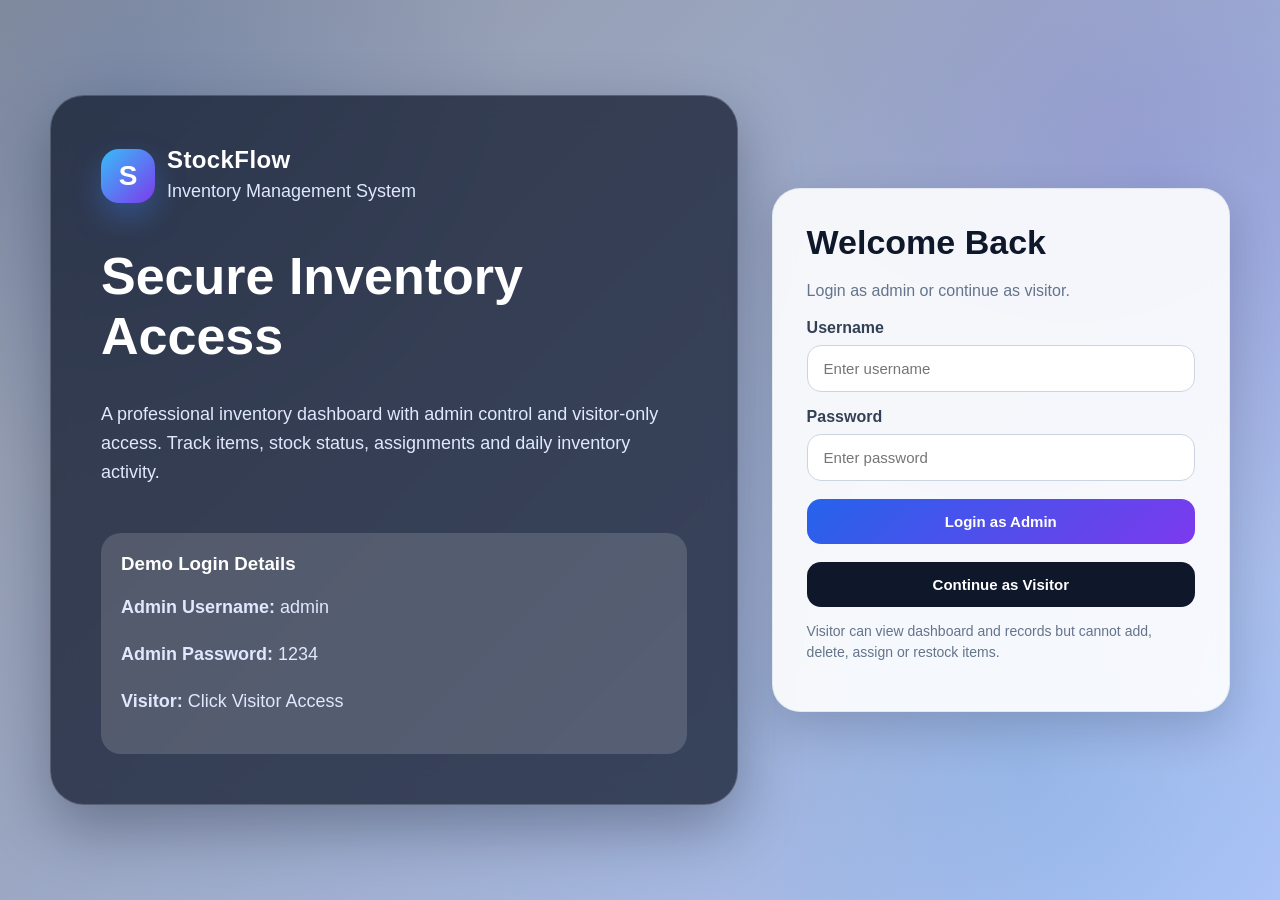
<file: index.html>
<!DOCTYPE html>
<html>
<head>
  <title>StockFlow Final | Inventory Management System</title>
  <link rel="stylesheet" href="style.css">
</head>
<body>

  <div class="appShell">
    
  <aside class="sidebar">
    <div class="brand">
      <div class="logo">S</div>
      <div>
        <h2>StockFlow</h2>
        <p>Inventory System</p>
      </div>
    </div>

    <a class="nav active" href="index.html">🏠 Dashboard</a>
    <a class="nav adminOnly " href="add.html">➕ Add Item</a>
    <a class="nav " href="books.html">📦 Inventory Records</a>
    <a class="nav adminOnly " href="issue.html">📤 Assign Item</a>
    <a class="nav adminOnly " href="return.html">📥 Restock Item</a>
    <a class="nav " href="about.html">ℹ️ About Project</a>

    <div class="sideCard accessCard">
      <h3 id="roleBox">User Access</h3>
      <p id="roleText">Checking login...</p>
      <button class="logoutBtn" onclick="logout()">Logout</button>
    </div>

    <div class="sideMini">
      <p>System Status</p>
      <h3>● Online</h3>
    </div>
  </aside>


    <main class="main">
      <div class="topbar">
        <div>
          <h1>Inventory Dashboard</h1>
          <p>Track stock, categories, quantity, assignments and inventory status.</p>
        </div>
        <div class="topActions">
          <a class="topBtn" href="about.html">About Project</a>
          <a class="topBtn" href="books.html">View Records</a>
        </div>
      </div>

      <section class="hero">
        <div>
          <span class="pill">Final Major Project Version</span>
          <h2>Smart Inventory Management System</h2>
          <p>
            A complete-looking inventory portal with login, admin/visitor access,
            quantity tracking, low stock alerts, category cards, activity log and printable reports.
          </p>
          <div class="actions">
            <a class="btn primary adminOnly" href="add.html">Add New Item</a>
            <a class="btn dark" href="books.html">Explore Inventory</a>
          </div>
        </div>

        <div class="heroRight">
          <div class="glassCard">
            <h3>Quick Menu</h3>
            <a class="adminOnly" href="add.html">➕ Add Item</a>
            <a href="books.html">🔎 Search Items</a>
            <a class="adminOnly" href="issue.html">📤 Assign Item</a>
            <a class="adminOnly" href="return.html">📥 Restock / Update Status</a>
          </div>
          <div class="heroMetric">
            <h3 id="profileName">User</h3>
            <p id="profileRole">Checking access...</p>
          </div>
        </div>
      </section>

      <section class="stats">
        <div class="statCard">
          <span>📦</span>
          <h2 id="totalItems">0</h2>
          <p>Total Items</p>
        </div>
        <div class="statCard">
          <span>✅</span>
          <h2 id="inStockItems">0</h2>
          <p>In Stock</p>
        </div>
        <div class="statCard">
          <span>📌</span>
          <h2 id="assignedItems">0</h2>
          <p>Assigned Items</p>
        </div>
        <div class="statCard">
          <span>⚠️</span>
          <h2 id="lowStockItems">0</h2>
          <p>Low Stock</p>
        </div>
      </section>

      <section>
        <div class="pageTitle" style="text-align:left;margin-top:26px;">
          <h1 style="font-size:28px;color:#1d4ed8;margin-bottom:6px;">Category Overview</h1>
          <p style="color:#64748b;">Auto-generated category cards based on inventory records.</p>
        </div>
        <div id="categoryCards" class="categoryGrid"></div>
      </section>

      <section class="quickGrid">
        <a class="quickTile adminOnly" href="add.html">
          <span>➕</span>
          <h3>Add Item</h3>
          <p>Create a new inventory record with supplier, category and quantity.</p>
        </a>
        <a class="quickTile" href="books.html">
          <span>🖨️</span>
          <h3>Print Report</h3>
          <p>Open records page and print the inventory report.</p>
        </a>
        <a class="quickTile adminOnly" href="issue.html">
          <span>📤</span>
          <h3>Assign</h3>
          <p>Assign usable items to employees or departments.</p>
        </a>
        <a class="quickTile adminOnly" href="return.html">
          <span>🛠️</span>
          <h3>Status Update</h3>
          <p>Restock items or mark them damaged/under maintenance.</p>
        </a>
      </section>

      <section class="sectionGrid">
        <div class="infoCard">
          <h3>Inventory Workflow</h3>
          <ul>
            <li>Admin logs in and manages all inventory operations.</li>
            <li>Items include item ID, name, supplier, category and quantity.</li>
            <li>Status can be In Stock, Low Stock, Assigned, Damaged or Under Maintenance.</li>
            <li>Visitors can only view dashboard and records.</li>
          </ul>
        </div>

        <div class="activityCard">
          <h3>Recent Activity</h3>
          <div id="activityList" class="timeline"></div>
        </div>
      </section>
    </main>
  </div>

  <div id="toast"></div>
  <script src="script.js"></script>
  <script>loadHomeStats();</script>
</body>
</html>
</file>
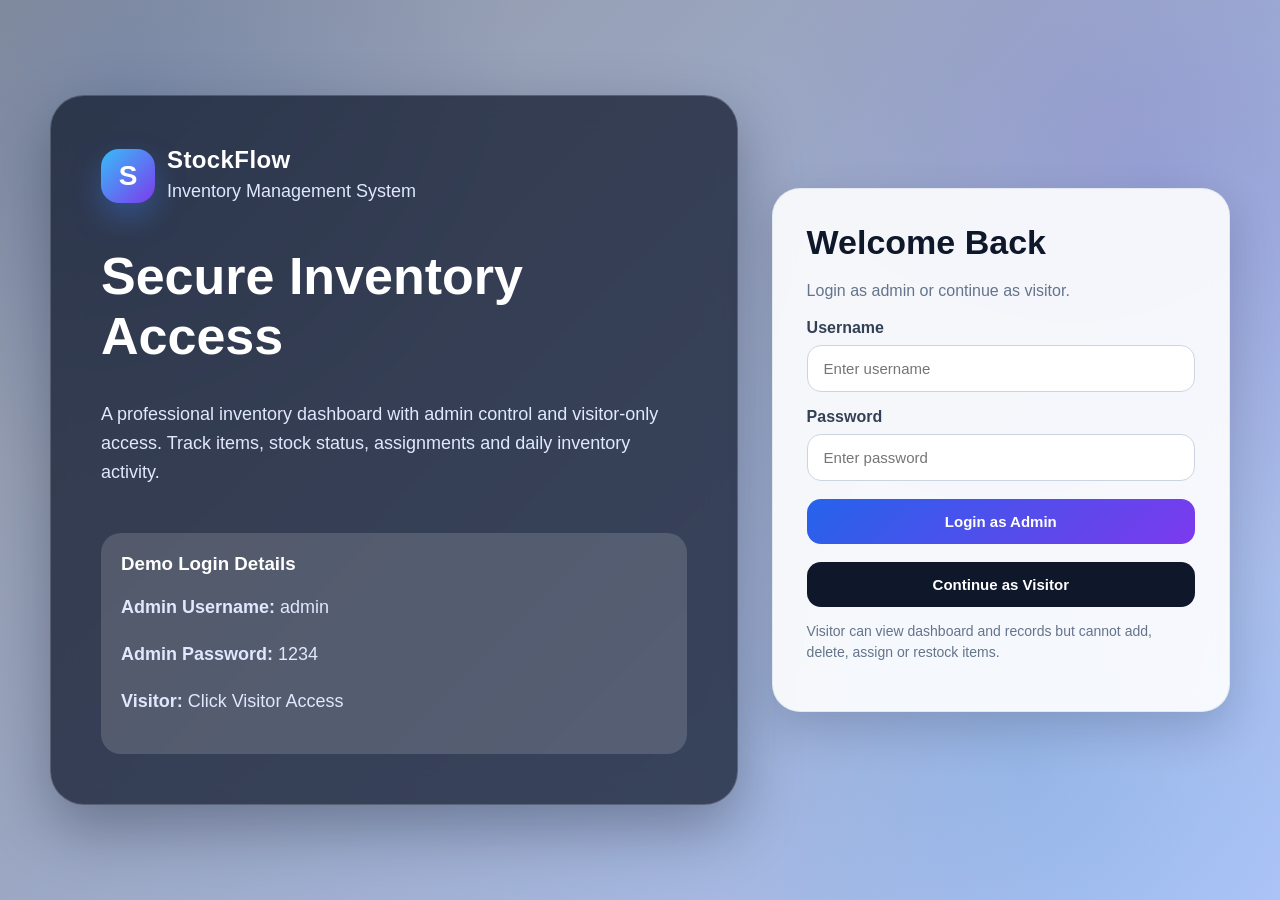
<file: about.html>
<!DOCTYPE html>
<html>
<head>
  <title>About Project | StockFlow</title>
  <link rel="stylesheet" href="style.css">
</head>
<body onload="requireLogin(); updateAccessUI();">
  <div class="appShell">
    
  <aside class="sidebar">
    <div class="brand">
      <div class="logo">S</div>
      <div>
        <h2>StockFlow</h2>
        <p>Inventory System</p>
      </div>
    </div>

    <a class="nav " href="index.html">🏠 Dashboard</a>
    <a class="nav adminOnly " href="add.html">➕ Add Item</a>
    <a class="nav " href="books.html">📦 Inventory Records</a>
    <a class="nav adminOnly " href="issue.html">📤 Assign Item</a>
    <a class="nav adminOnly " href="return.html">📥 Restock Item</a>
    <a class="nav active" href="about.html">ℹ️ About Project</a>

    <div class="sideCard accessCard">
      <h3 id="roleBox">User Access</h3>
      <p id="roleText">Checking login...</p>
      <button class="logoutBtn" onclick="logout()">Logout</button>
    </div>

    <div class="sideMini">
      <p>System Status</p>
      <h3>● Online</h3>
    </div>
  </aside>


    <main class="main">
      <div class="topbar">
        <div>
          <h1>About Project</h1>
          <p>Project objective, modules, technology and future scope.</p>
        </div>
        <a class="topBtn" href="index.html">Dashboard</a>
      </div>

      <section class="aboutHero">
        <span class="pill">BCA Major Project</span>
        <h2>StockFlow — Inventory Management System</h2>
        <p>
          StockFlow is a simple and professional inventory management website made using
          HTML, CSS and JavaScript. It helps manage item records, stock quantity,
          item status, assignments and reports with admin and visitor access.
        </p>
      </section>

      <section class="aboutGrid">
        <div class="aboutBox">
          <h3>Objective</h3>
          <ul>
            <li>To reduce manual inventory register work.</li>
            <li>To manage item records digitally.</li>
            <li>To provide admin and visitor level access.</li>
            <li>To track quantity, status and item assignment.</li>
          </ul>
        </div>

        <div class="aboutBox">
          <h3>Technology Used</h3>
          <ul>
            <li>HTML for webpage structure.</li>
            <li>CSS for professional UI design.</li>
            <li>JavaScript for functionality.</li>
            <li>localStorage for browser data storage.</li>
          </ul>
        </div>

        <div class="aboutBox">
          <h3>Main Modules</h3>
          <ul>
            <li>Login Module</li>
            <li>Dashboard Module</li>
            <li>Add Item Module</li>
            <li>Inventory Records Module</li>
            <li>Assign / Restock Module</li>
            <li>Print Report Module</li>
          </ul>
        </div>

        <div class="aboutBox">
          <h3>Features</h3>
          <ul>
            <li>Admin and visitor access.</li>
            <li>Quantity tracking.</li>
            <li>Low stock indicator.</li>
            <li>Category overview cards.</li>
            <li>Activity log.</li>
            <li>Printable inventory report.</li>
          </ul>
        </div>

        <div class="aboutBox">
          <h3>Future Scope</h3>
          <ul>
            <li>Backend authentication.</li>
            <li>Database integration.</li>
            <li>Supplier management.</li>
            <li>Purchase and sales records.</li>
            <li>PDF report generation.</li>
          </ul>
        </div>
      </section>
    </main>
  </div>

  <div id="toast"></div>
  <script src="script.js"></script>
</body>
</html>
</file>
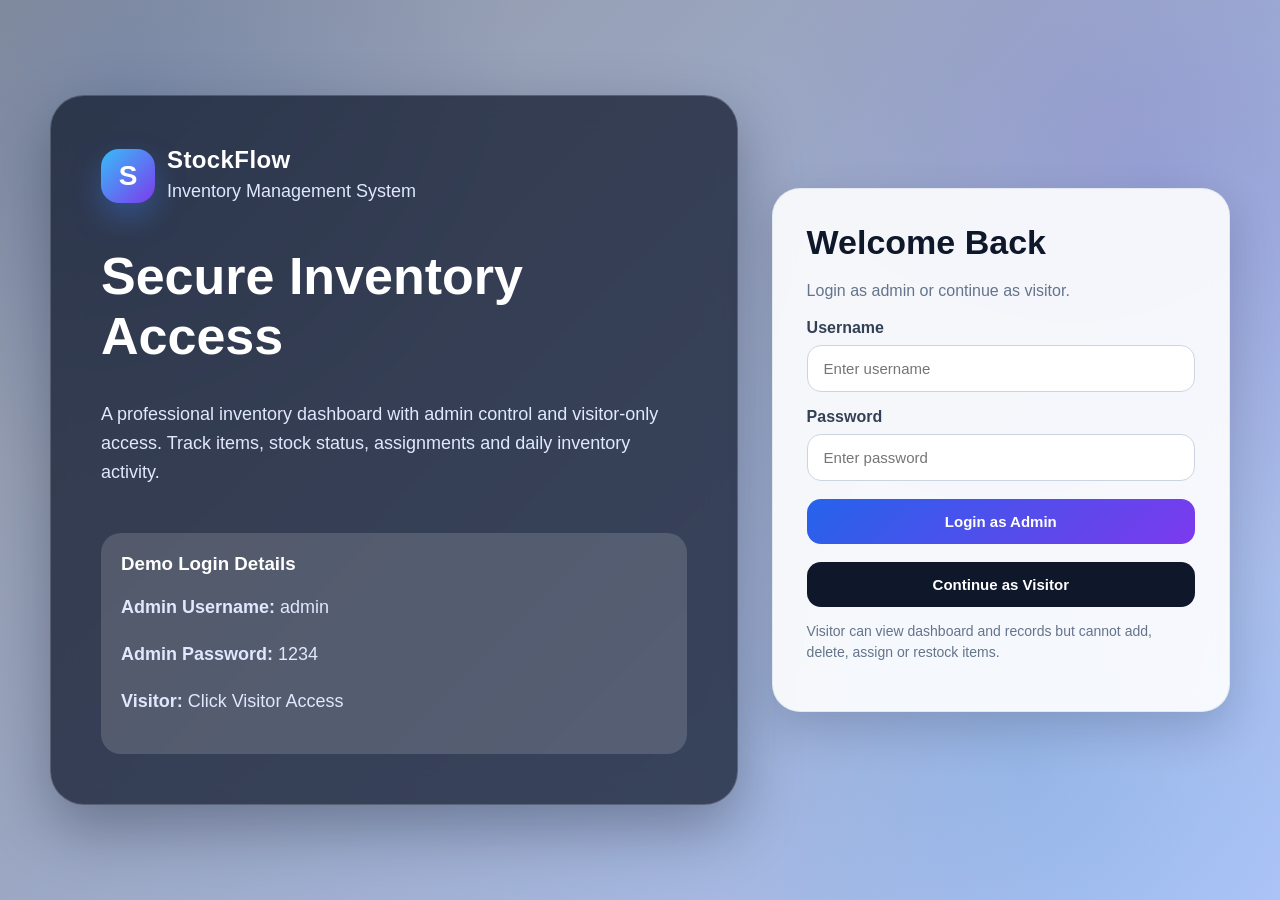
<file: add.html>
<!DOCTYPE html>
<html>
<head>
  <title>Add Item | StockFlow</title>
  <link rel="stylesheet" href="style.css">
</head>
<body onload="requireAdmin(); updateAccessUI();">
  <div class="appShell">
    
  <aside class="sidebar">
    <div class="brand">
      <div class="logo">S</div>
      <div>
        <h2>StockFlow</h2>
        <p>Inventory System</p>
      </div>
    </div>

    <a class="nav " href="index.html">🏠 Dashboard</a>
    <a class="nav adminOnly active" href="add.html">➕ Add Item</a>
    <a class="nav " href="books.html">📦 Inventory Records</a>
    <a class="nav adminOnly " href="issue.html">📤 Assign Item</a>
    <a class="nav adminOnly " href="return.html">📥 Restock Item</a>
    <a class="nav " href="about.html">ℹ️ About Project</a>

    <div class="sideCard accessCard">
      <h3 id="roleBox">User Access</h3>
      <p id="roleText">Checking login...</p>
      <button class="logoutBtn" onclick="logout()">Logout</button>
    </div>

    <div class="sideMini">
      <p>System Status</p>
      <h3>● Online</h3>
    </div>
  </aside>


    <main class="main">
      <div class="topbar">
        <div>
          <h1>Add Inventory Item</h1>
          <p>Create a new record with supplier, category and quantity.</p>
        </div>
        <a class="topBtn" href="books.html">View Items</a>
      </div>

      <div class="formLayout">
        <div class="formBox">
          <div class="formIcon">➕</div>
          <h2>Add New Item</h2>
          <p class="muted">Fill all details carefully. Item ID must be unique.</p>

          <label>Item ID</label>
          <input id="itemId" placeholder="Example: I107">

          <label>Item Name</label>
          <input id="itemName" placeholder="Example: Printer, Monitor, Router">

          <label>Supplier Name</label>
          <input id="supplier" placeholder="Example: HP, Dell, Logitech">

          <label>Category</label>
          <input id="category" placeholder="Example: Electronics">

          <label>Quantity</label>
          <input id="quantity" type="number" min="0" placeholder="Example: 10">

          <button onclick="addItem()">Add Item</button>
        </div>

        <div class="previewCard">
          <div class="previewImage"></div>
          <h3>Admin Item Entry</h3>
          <p>This module adds new inventory items. Status is automatically decided using quantity.</p>
          <div class="miniList">
            <span>Quantity 0-3 → Low Stock</span>
            <span>Quantity above 3 → In Stock</span>
            <span>Category cards update automatically</span>
            <span>Activity log is updated</span>
          </div>
        </div>
      </div>

      <section class="featureStrip">
        <div class="featureBox">
          <h3>Quantity Tracking</h3>
          <p>Every inventory item now has a quantity field.</p>
        </div>
        <div class="featureBox">
          <h3>Auto Status</h3>
          <p>The system automatically marks low stock based on quantity.</p>
        </div>
        <div class="featureBox">
          <h3>Activity Log</h3>
          <p>Adding an item creates an activity record.</p>
        </div>
      </section>
    </main>
  </div>

  <div id="toast"></div>
  <script src="script.js"></script>
</body>
</html>
</file>
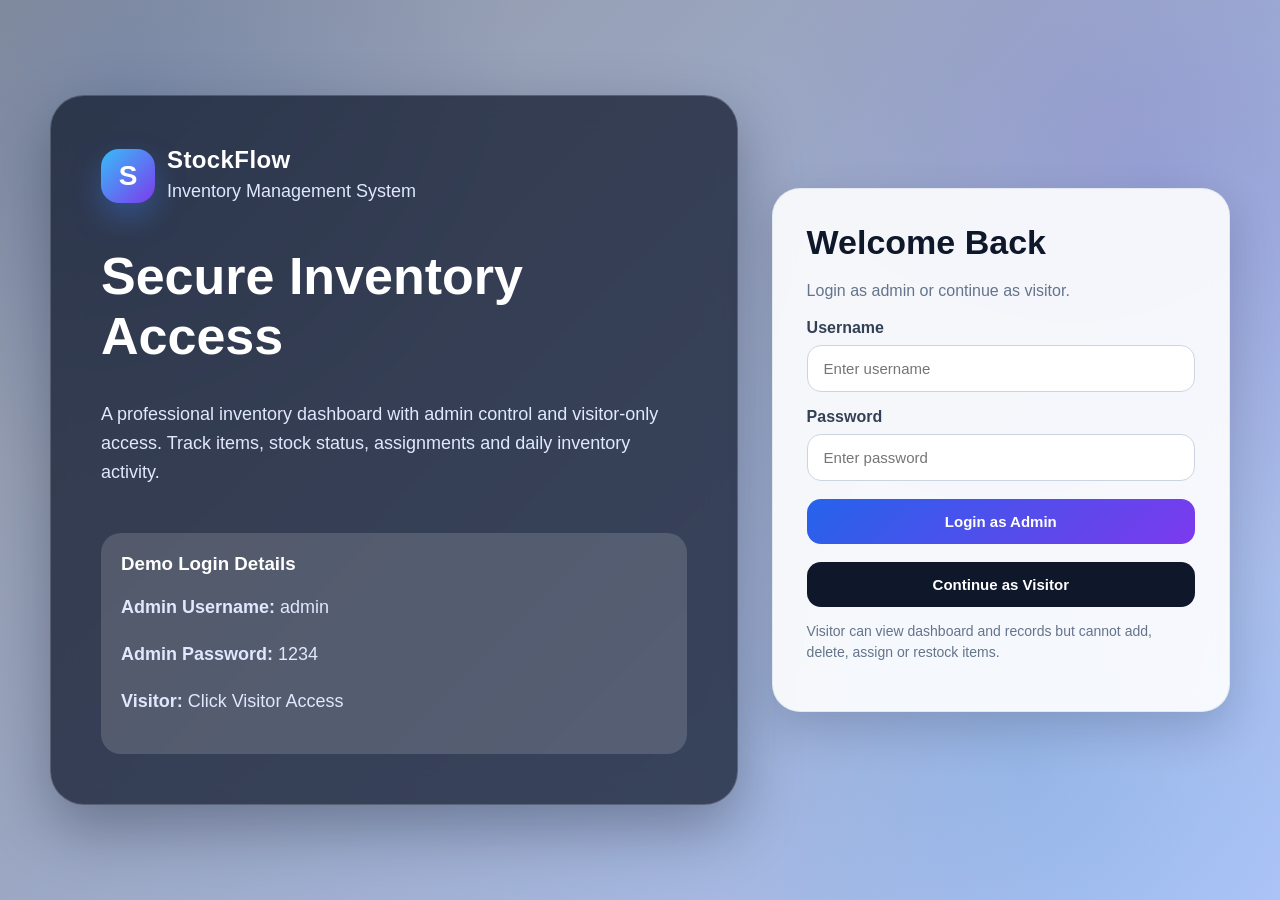
<file: books.html>
<!DOCTYPE html>
<html>
<head>
  <title>Inventory Records | StockFlow</title>
  <link rel="stylesheet" href="style.css">
</head>
<body onload="showItems()">
  <div class="appShell">
    
  <aside class="sidebar">
    <div class="brand">
      <div class="logo">S</div>
      <div>
        <h2>StockFlow</h2>
        <p>Inventory System</p>
      </div>
    </div>

    <a class="nav " href="index.html">🏠 Dashboard</a>
    <a class="nav adminOnly " href="add.html">➕ Add Item</a>
    <a class="nav active" href="books.html">📦 Inventory Records</a>
    <a class="nav adminOnly " href="issue.html">📤 Assign Item</a>
    <a class="nav adminOnly " href="return.html">📥 Restock Item</a>
    <a class="nav " href="about.html">ℹ️ About Project</a>

    <div class="sideCard accessCard">
      <h3 id="roleBox">User Access</h3>
      <p id="roleText">Checking login...</p>
      <button class="logoutBtn" onclick="logout()">Logout</button>
    </div>

    <div class="sideMini">
      <p>System Status</p>
      <h3>● Online</h3>
    </div>
  </aside>


    <main class="main">
      <div class="topbar">
        <div>
          <h1>Inventory Records</h1>
          <p>Search, filter, print and monitor all inventory items.</p>
        </div>
        <div class="topActions">
          <a class="topBtn adminOnly" href="add.html">Add Item</a>
          <button class="topBtn printBtn" onclick="printReport()" style="width:auto;margin-top:0;">Print Report</button>
        </div>
      </div>

      <div class="recordStats">
        <div><b id="pageTotal">0</b><span>Total</span></div>
        <div><b id="pageInStock">0</b><span>In Stock</span></div>
        <div><b id="pageAssigned">0</b><span>Assigned</span></div>
        <div><b id="pageLowStock">0</b><span>Low Stock</span></div>
      </div>

      <div class="toolbar">
        <input id="search" placeholder="Search by ID, item name, supplier, category or status..." onkeyup="showItems()">
        <select id="filterStatus" onchange="showItems()">
          <option value="All">All Items</option>
          <option value="In Stock">In Stock</option>
          <option value="Low Stock">Low Stock</option>
          <option value="Assigned">Assigned</option>
          <option value="Under Maintenance">Under Maintenance</option>
          <option value="Damaged">Damaged</option>
        </select>
        <button id="resetButton" class="darkButton" onclick="resetItems()">Reset Data</button>
      </div>

      <div class="tableCard">
        <table>
          <thead>
            <tr>
              <th>Item ID</th>
              <th>Item Name</th>
              <th>Supplier</th>
              <th>Category</th>
              <th>Qty</th>
              <th>Status</th>
              <th>Assigned To</th>
              <th>Action</th>
            </tr>
          </thead>
          <tbody id="itemTable"></tbody>
        </table>

        <p id="emptyMessage" class="empty"></p>
      </div>

      <section class="featureStrip">
        <div class="featureBox">
          <h3>Printable Report</h3>
          <p>Click Print Report to generate a simple inventory printout.</p>
        </div>
        <div class="featureBox">
          <h3>Advanced Status</h3>
          <p>Items can be In Stock, Low Stock, Assigned, Damaged or Under Maintenance.</p>
        </div>
        <div class="featureBox">
          <h3>Visitor Mode</h3>
          <p>Visitors can search and filter, but cannot modify records.</p>
        </div>
      </section>
    </main>
  </div>

  <div id="toast"></div>
  <script src="script.js"></script>
</body>
</html>
</file>
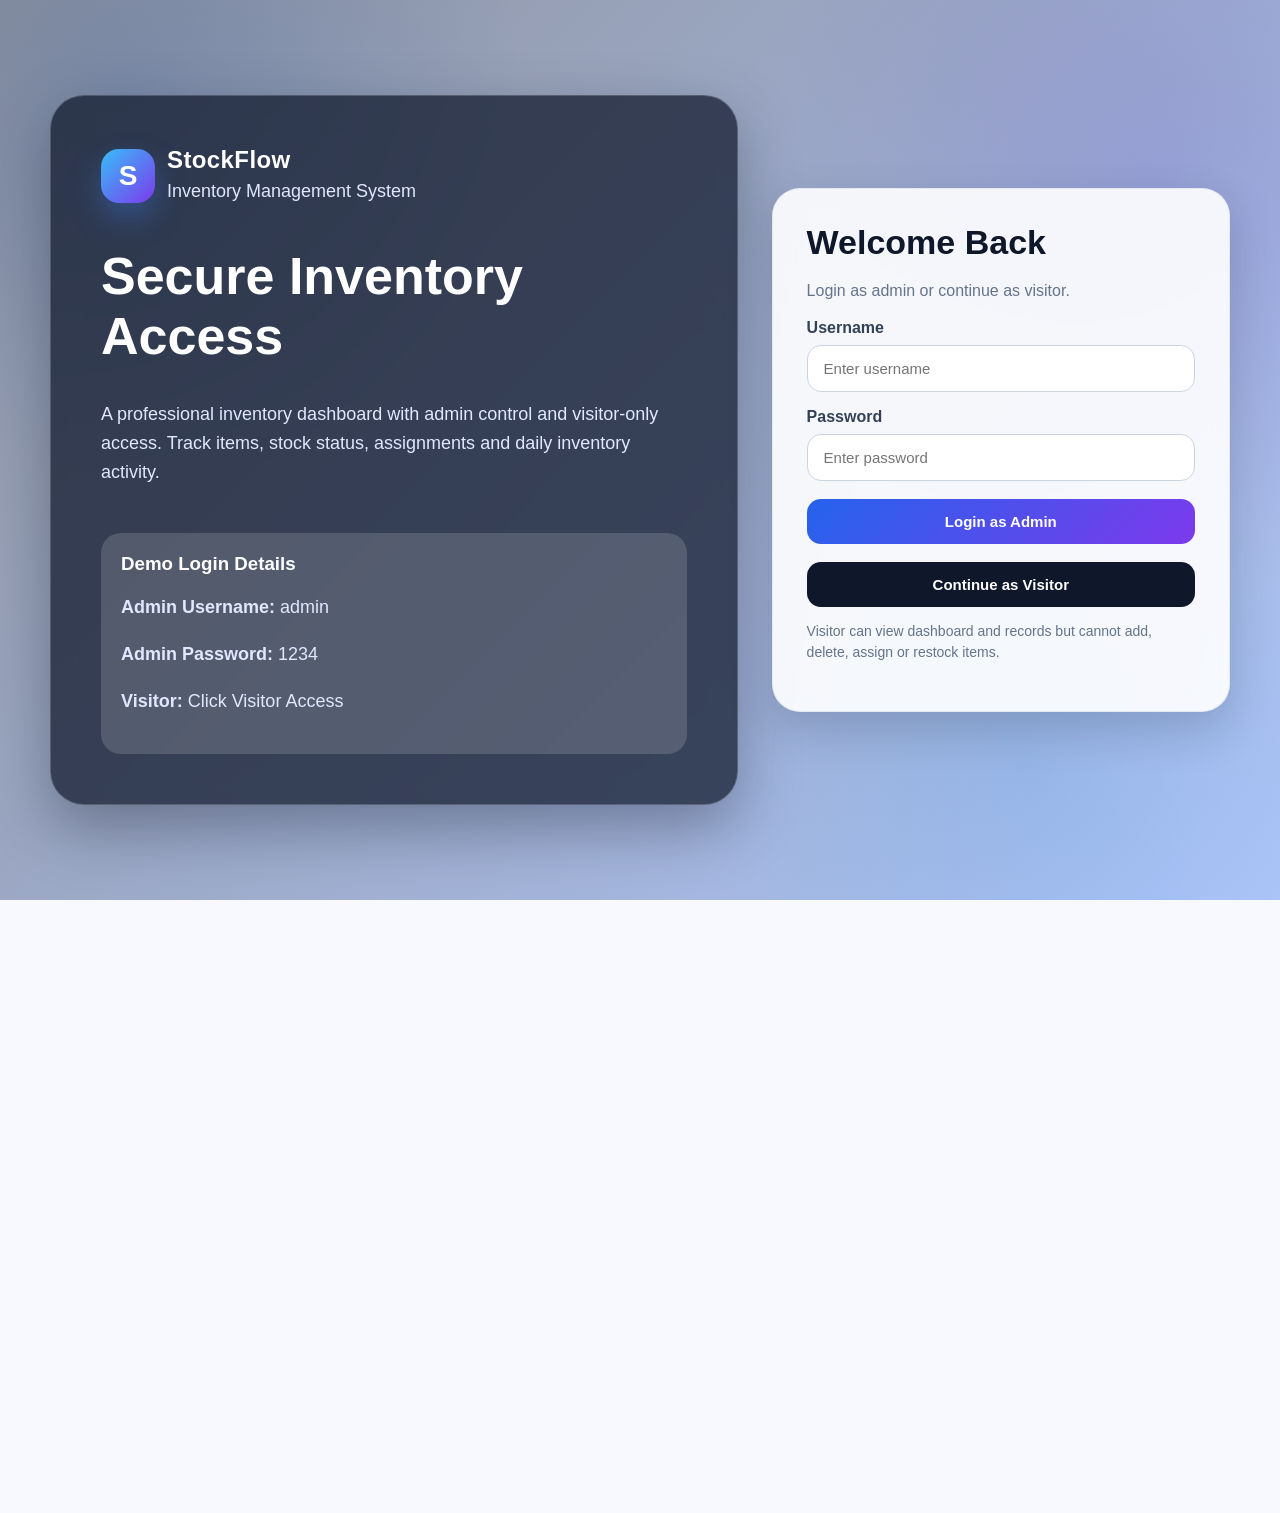
<file: issue.html>
<!DOCTYPE html>
<html>
<head>
  <title>Assign Item | StockFlow</title>
  <link rel="stylesheet" href="style.css">
</head>
<body onload="requireAdmin(); updateAccessUI();">
  <div class="appShell">
    
  <aside class="sidebar">
    <div class="brand">
      <div class="logo">S</div>
      <div>
        <h2>StockFlow</h2>
        <p>Inventory System</p>
      </div>
    </div>

    <a class="nav " href="index.html">🏠 Dashboard</a>
    <a class="nav adminOnly " href="add.html">➕ Add Item</a>
    <a class="nav " href="books.html">📦 Inventory Records</a>
    <a class="nav adminOnly active" href="issue.html">📤 Assign Item</a>
    <a class="nav adminOnly " href="return.html">📥 Restock Item</a>
    <a class="nav " href="about.html">ℹ️ About Project</a>

    <div class="sideCard accessCard">
      <h3 id="roleBox">User Access</h3>
      <p id="roleText">Checking login...</p>
      <button class="logoutBtn" onclick="logout()">Logout</button>
    </div>

    <div class="sideMini">
      <p>System Status</p>
      <h3>● Online</h3>
    </div>
  </aside>


    <main class="main">
      <div class="topbar">
        <div>
          <h1>Assign Item</h1>
          <p>Assign a usable in-stock item to an employee or department.</p>
        </div>
        <a class="topBtn" href="books.html">Check Stock</a>
      </div>

      <div class="formLayout">
        <div class="formBox">
          <div class="formIcon">📤</div>
          <h2>Assign Inventory Item</h2>
          <p class="muted">Damaged or maintenance items cannot be assigned.</p>

          <label>Item ID</label>
          <input id="assignItemId" placeholder="Example: I101">

          <label>Employee Name</label>
          <input id="employeeName" placeholder="Enter employee name">

          <label>Department</label>
          <input id="department" placeholder="Example: IT Department">

          <button onclick="assignItem()">Assign Item</button>
        </div>

        <div class="previewCard">
          <div class="previewImage assignImage"></div>
          <h3>Assignment Rules</h3>
          <p>The system checks whether the item exists and is usable before assignment.</p>
          <div class="miniList">
            <span>Item must exist</span>
            <span>Item should not be damaged</span>
            <span>Maintenance items blocked</span>
            <span>Activity log is updated</span>
          </div>
        </div>
      </div>
    </main>
  </div>

  <div id="toast"></div>
  <script src="script.js"></script>
</body>
</html>
</file>
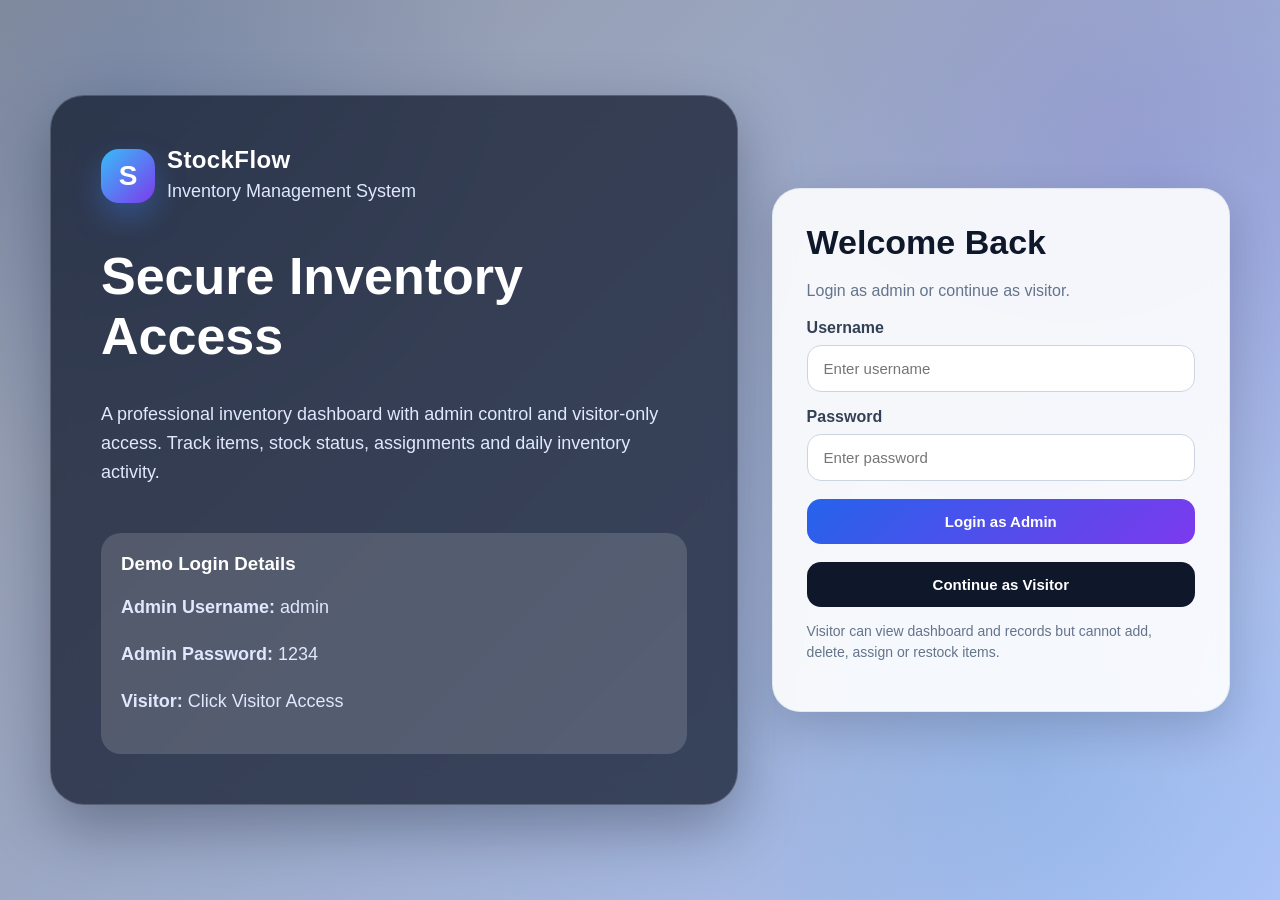
<file: login.html>
<!DOCTYPE html>
<html>
<head>
  <title>Login | StockFlow</title>
  <link rel="stylesheet" href="style.css">
</head>
<body>

  <div class="loginPage">
    <div class="loginLeft">
      <div class="brand loginBrand">
        <div class="logo">S</div>
        <div>
          <h2>StockFlow</h2>
          <p>Inventory Management System</p>
        </div>
      </div>

      <h1>Secure Inventory Access</h1>
      <p>
        A professional inventory dashboard with admin control and visitor-only access.
        Track items, stock status, assignments and daily inventory activity.
      </p>

      <div class="loginInfo">
        <h3>Demo Login Details</h3>
        <p><b>Admin Username:</b> admin</p>
        <p><b>Admin Password:</b> 1234</p>
        <p><b>Visitor:</b> Click Visitor Access</p>
      </div>
    </div>

    <div class="loginCard">
      <h2>Welcome Back</h2>
      <p class="muted">Login as admin or continue as visitor.</p>

      <label>Username</label>
      <input id="username" placeholder="Enter username">

      <label>Password</label>
      <input id="password" type="password" placeholder="Enter password">

      <button onclick="adminLogin()">Login as Admin</button>
      <button class="visitorBtn" onclick="visitorLogin()">Continue as Visitor</button>

      <p class="loginNote">
        Visitor can view dashboard and records but cannot add, delete, assign or restock items.
      </p>
    </div>
  </div>

  <div id="toast"></div>
  <script src="script.js"></script>
</body>
</html>
</file>
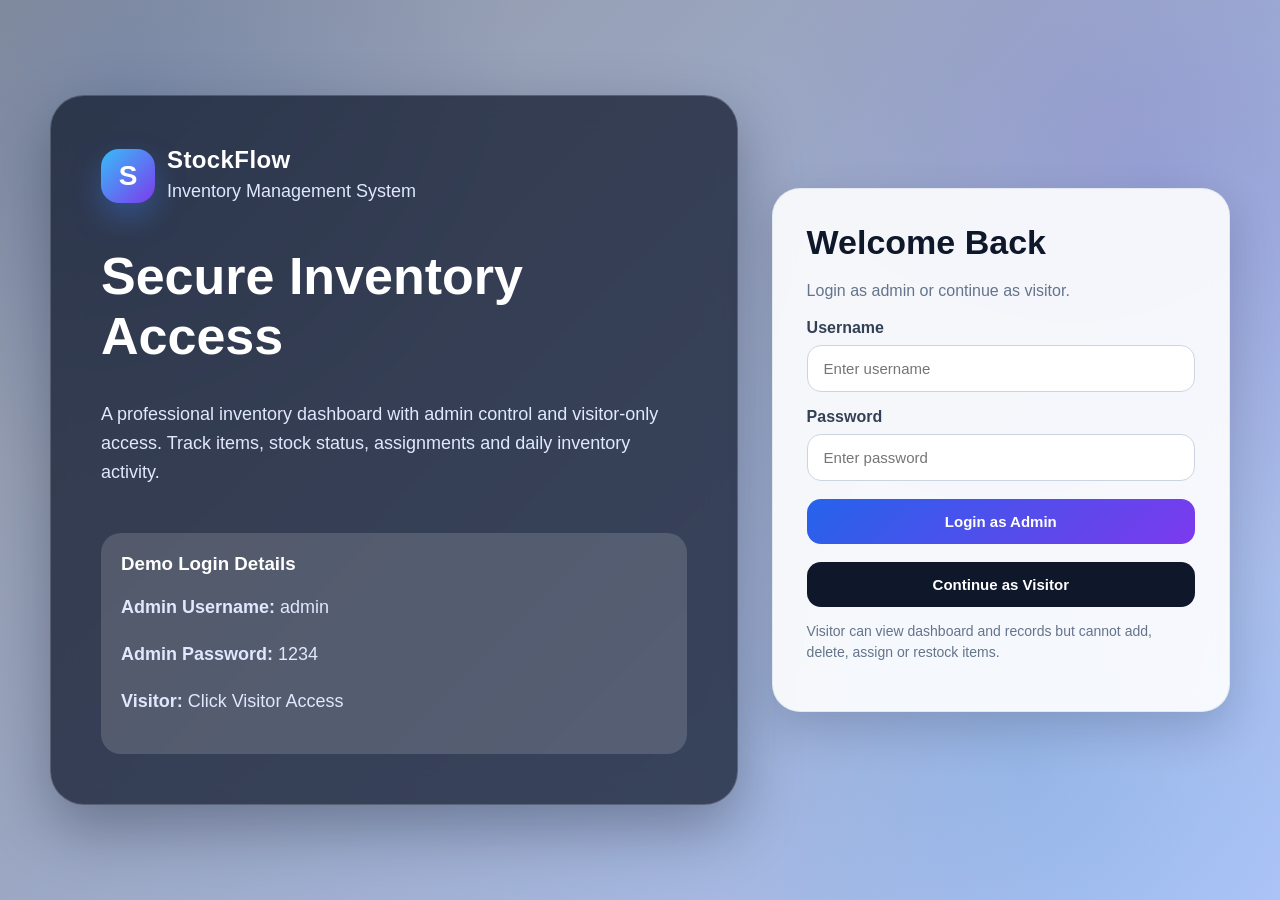
<file: return.html>
<!DOCTYPE html>
<html>
<head>
  <title>Restock / Status Update | StockFlow</title>
  <link rel="stylesheet" href="style.css">
</head>
<body onload="requireAdmin(); updateAccessUI();">
  <div class="appShell">
    
  <aside class="sidebar">
    <div class="brand">
      <div class="logo">S</div>
      <div>
        <h2>StockFlow</h2>
        <p>Inventory System</p>
      </div>
    </div>

    <a class="nav " href="index.html">🏠 Dashboard</a>
    <a class="nav adminOnly " href="add.html">➕ Add Item</a>
    <a class="nav " href="books.html">📦 Inventory Records</a>
    <a class="nav adminOnly " href="issue.html">📤 Assign Item</a>
    <a class="nav adminOnly active" href="return.html">📥 Restock Item</a>
    <a class="nav " href="about.html">ℹ️ About Project</a>

    <div class="sideCard accessCard">
      <h3 id="roleBox">User Access</h3>
      <p id="roleText">Checking login...</p>
      <button class="logoutBtn" onclick="logout()">Logout</button>
    </div>

    <div class="sideMini">
      <p>System Status</p>
      <h3>● Online</h3>
    </div>
  </aside>


    <main class="main">
      <div class="topbar">
        <div>
          <h1>Restock & Status Update</h1>
          <p>Restock quantity or mark items damaged/under maintenance.</p>
        </div>
        <a class="topBtn" href="books.html">View Records</a>
      </div>

      <div class="formLayout">
        <div class="formBox">
          <div class="formIcon">📥</div>
          <h2>Restock Inventory Item</h2>
          <p class="muted">Add quantity and make the item available again.</p>

          <label>Item ID</label>
          <input id="restockItemId" placeholder="Example: I101">

          <label>Add Quantity</label>
          <input id="restockQuantity" type="number" min="0" placeholder="Example: 5">

          <button onclick="restockItem()">Restock Item</button>
        </div>

        <div class="formBox">
          <div class="formIcon">🛠️</div>
          <h2>Update Item Status</h2>
          <p class="muted">Use this for damaged or maintenance items.</p>

          <label>Item ID</label>
          <input id="statusItemId" placeholder="Example: I105">

          <label>New Status</label>
          <select id="newStatus">
            <option value="In Stock">In Stock</option>
            <option value="Low Stock">Low Stock</option>
            <option value="Under Maintenance">Under Maintenance</option>
            <option value="Damaged">Damaged</option>
          </select>

          <button onclick="updateItemStatus()">Update Status</button>
        </div>
      </div>

      <section class="featureStrip">
        <div class="featureBox">
          <h3>Restock</h3>
          <p>Add fresh quantity and automatically update stock status.</p>
        </div>
        <div class="featureBox">
          <h3>Maintenance</h3>
          <p>Mark items under maintenance so they cannot be assigned.</p>
        </div>
        <div class="featureBox">
          <h3>Damaged</h3>
          <p>Mark unusable items as damaged for better tracking.</p>
        </div>
      </section>
    </main>
  </div>

  <div id="toast"></div>
  <script src="script.js"></script>
</body>
</html>
</file>
<file: style.css>
* {
  box-sizing: border-box;
}

body {
  margin: 0;
  font-family: Arial, sans-serif;
  background:
    radial-gradient(circle at 10% 10%, rgba(59,130,246,0.22), transparent 28%),
    radial-gradient(circle at 90% 20%, rgba(124,58,237,0.16), transparent 30%),
    radial-gradient(circle at 80% 85%, rgba(14,165,233,0.12), transparent 26%),
    #f7f9ff;
  color: #0f172a;
}

.appShell {
  display: flex;
  min-height: 100vh;
}

.sidebar {
  width: 290px;
  background:
    linear-gradient(180deg, #0f172a 0%, #111c3d 50%, #172554 100%);
  color: white;
  padding: 24px;
  position: fixed;
  top: 0;
  bottom: 0;
  left: 0;
  overflow-y: auto;
}

.brand {
  display: flex;
  align-items: center;
  gap: 12px;
  margin-bottom: 30px;
}

.logo {
  width: 54px;
  height: 54px;
  background: linear-gradient(135deg, #38bdf8, #7c3aed);
  border-radius: 18px;
  display: grid;
  place-items: center;
  font-size: 28px;
  font-weight: bold;
  box-shadow: 0 14px 30px rgba(59, 130, 246, 0.35);
}

.brand h2 {
  margin: 0;
  letter-spacing: 0.4px;
}

.brand p {
  margin: 3px 0 0;
  color: #cbd5e1;
  font-size: 13px;
}

.nav {
  display: block;
  color: #dbeafe;
  text-decoration: none;
  padding: 14px 16px;
  border-radius: 16px;
  margin: 9px 0;
  font-weight: bold;
  transition: 0.2s;
}

.nav:hover,
.nav.active {
  color: white;
  background: linear-gradient(135deg, #2563eb, #7c3aed);
  box-shadow: 0 10px 22px rgba(37, 99, 235, 0.25);
  transform: translateX(3px);
}

.sideCard,
.sideMini {
  margin-top: 28px;
  background: rgba(255,255,255,0.09);
  border: 1px solid rgba(255,255,255,0.12);
  padding: 18px;
  border-radius: 20px;
}

.sideCard h3,
.sideMini h3 {
  margin: 0 0 8px;
}

.sideCard p,
.sideMini p {
  color: #cbd5e1;
  line-height: 1.5;
  margin: 0 0 10px;
}

.sideMini h3 {
  color: #86efac;
}

.main {
  margin-left: 290px;
  width: calc(100% - 290px);
  padding: 26px;
}

.topbar {
  background: rgba(255,255,255,0.82);
  border: 1px solid rgba(226, 232, 240, 0.95);
  border-radius: 26px;
  padding: 22px 26px;
  display: flex;
  justify-content: space-between;
  align-items: center;
  box-shadow: 0 18px 45px rgba(15, 23, 42, 0.07);
  backdrop-filter: blur(12px);
}

.topbar h1 {
  margin: 0;
  font-size: 31px;
}

.topbar p {
  margin: 6px 0 0;
  color: #64748b;
}

.topActions {
  display: flex;
  gap: 12px;
  align-items: center;
}

.topBtn {
  background: #0f172a;
  color: white;
  padding: 12px 18px;
  text-decoration: none;
  border-radius: 14px;
  font-weight: bold;
}

.hero {
  margin-top: 24px;
  min-height: 410px;
  background:
    linear-gradient(135deg, rgba(15,23,42,0.76), rgba(37,99,235,0.72)),
    url("https://images.unsplash.com/photo-1586528116311-ad8dd3c8310d?auto=format&fit=crop&w=1400&q=80");
  background-size: cover;
  background-position: center;
  border-radius: 32px;
  padding: 42px;
  color: white;
  display: grid;
  grid-template-columns: 1.25fr 0.95fr;
  gap: 28px;
  align-items: stretch;
  box-shadow: 0 24px 58px rgba(37, 99, 235, 0.2);
  position: relative;
  overflow: hidden;
}

.hero:after {
  content: "";
  position: absolute;
  width: 230px;
  height: 230px;
  border-radius: 999px;
  background: rgba(255,255,255,0.12);
  right: -60px;
  top: -60px;
}

.hero > * {
  position: relative;
  z-index: 1;
}

.pill {
  background: rgba(255,255,255,0.22);
  padding: 9px 15px;
  border-radius: 22px;
  font-weight: bold;
  display: inline-block;
}

.hero h2 {
  font-size: 52px;
  margin: 18px 0 10px;
  line-height: 1.05;
}

.hero p {
  font-size: 18px;
  line-height: 1.65;
  max-width: 720px;
  color: #e0e7ff;
}

.actions {
  margin-top: 26px;
}

.btn {
  display: inline-block;
  padding: 14px 22px;
  border-radius: 14px;
  text-decoration: none;
  font-weight: bold;
  margin-right: 10px;
  transition: 0.2s;
}

.btn:hover,
button:hover,
.topBtn:hover,
.quickTile:hover {
  transform: translateY(-2px);
}

.primary {
  background: white;
  color: #1d4ed8;
}

.dark {
  background: #0f172a;
  color: white;
}

.heroRight {
  display: grid;
  gap: 16px;
}

.glassCard,
.heroMetric {
  background: rgba(255,255,255,0.17);
  border: 1px solid rgba(255,255,255,0.25);
  border-radius: 24px;
  padding: 24px;
  backdrop-filter: blur(14px);
}

.glassCard h3 {
  margin-top: 0;
  font-size: 24px;
}

.glassCard a {
  display: block;
  color: white;
  text-decoration: none;
  background: rgba(255,255,255,0.14);
  padding: 14px;
  border-radius: 14px;
  margin: 12px 0;
  font-weight: bold;
}

.heroMetric h3 {
  font-size: 35px;
  margin: 0;
}

.heroMetric p {
  margin: 4px 0 0;
  font-size: 14px;
}

.stats,
.sectionGrid,
.quickGrid,
.featureStrip {
  margin-top: 24px;
  display: grid;
  gap: 20px;
}

.stats {
  grid-template-columns: repeat(4, 1fr);
}

.sectionGrid {
  grid-template-columns: 1.25fr 0.75fr;
}

.quickGrid {
  grid-template-columns: repeat(4, 1fr);
}

.featureStrip {
  grid-template-columns: repeat(3, 1fr);
}

.statCard,
.infoCard,
.formBox,
.previewCard,
.tableCard,
.recordStats,
.quickTile,
.featureBox,
.activityCard {
  background: rgba(255,255,255,0.86);
  border: 1px solid rgba(226, 232, 240, 0.95);
  border-radius: 24px;
  box-shadow: 0 18px 45px rgba(15, 23, 42, 0.07);
  backdrop-filter: blur(12px);
}

.statCard {
  padding: 22px;
  position: relative;
  overflow: hidden;
}

.statCard:after {
  content: "";
  position: absolute;
  right: -35px;
  bottom: -35px;
  width: 110px;
  height: 110px;
  background: #dbeafe;
  border-radius: 999px;
}

.statCard span {
  font-size: 34px;
}

.statCard h2 {
  margin: 10px 0 0;
  font-size: 42px;
  color: #2563eb;
  position: relative;
  z-index: 1;
}

.statCard p {
  margin: 4px 0 0;
  color: #64748b;
  font-weight: bold;
  position: relative;
  z-index: 1;
}

.quickTile {
  padding: 20px;
  text-decoration: none;
  color: #0f172a;
  transition: 0.2s;
}

.quickTile span {
  font-size: 32px;
}

.quickTile h3 {
  margin: 12px 0 5px;
}

.quickTile p {
  color: #64748b;
  margin: 0;
  line-height: 1.5;
}

.infoCard,
.featureBox,
.activityCard {
  padding: 26px;
}

.infoCard h3,
.featureBox h3,
.activityCard h3 {
  margin-top: 0;
}

.infoCard li {
  margin: 10px 0;
  color: #475569;
}

.timeline {
  border-left: 3px solid #dbeafe;
  padding-left: 18px;
}

.timeline p {
  background: #f8fafc;
  padding: 12px;
  border-radius: 12px;
  color: #475569;
}

.formLayout {
  display: grid;
  grid-template-columns: 1fr 0.85fr;
  gap: 24px;
  margin-top: 24px;
  align-items: stretch;
}

.formBox,
.previewCard {
  padding: 30px;
}

.formIcon {
  width: 66px;
  height: 66px;
  background: linear-gradient(135deg, #dbeafe, #ede9fe);
  color: #1d4ed8;
  display: grid;
  place-items: center;
  font-size: 35px;
  border-radius: 22px;
  margin-bottom: 14px;
}

.formBox h2,
.previewCard h3 {
  margin: 0 0 8px;
  font-size: 28px;
}

.muted,
.previewCard p,
.featureBox p {
  color: #64748b;
  line-height: 1.6;
}

label {
  display: block;
  margin: 16px 0 8px;
  font-weight: bold;
  color: #334155;
}

input,
select {
  width: 100%;
  padding: 14px 16px;
  border: 1px solid #cbd5e1;
  border-radius: 14px;
  outline: none;
  font-size: 15px;
  background: white;
}

input:focus,
select:focus {
  border-color: #2563eb;
  box-shadow: 0 0 0 4px #dbeafe;
}

button {
  width: 100%;
  margin-top: 18px;
  padding: 14px;
  border: none;
  background: linear-gradient(135deg, #2563eb, #7c3aed);
  color: white;
  border-radius: 14px;
  font-weight: bold;
  cursor: pointer;
  font-size: 15px;
  transition: 0.2s;
}

.miniList span {
  display: block;
  background: #eff6ff;
  color: #1d4ed8;
  padding: 12px;
  border-radius: 12px;
  margin: 10px 0;
  font-weight: bold;
}

.previewImage {
  min-height: 180px;
  border-radius: 20px;
  background:
    linear-gradient(135deg, rgba(37,99,235,0.65), rgba(15,23,42,0.4)),
    url("https://images.unsplash.com/photo-1565891741441-64926e441838?auto=format&fit=crop&w=900&q=80");
  background-size: cover;
  background-position: center;
  margin-bottom: 18px;
}

.assignImage {
  background-image:
    linear-gradient(135deg, rgba(37,99,235,0.65), rgba(15,23,42,0.4)),
    url("https://images.unsplash.com/photo-1552664730-d307ca884978?auto=format&fit=crop&w=900&q=80");
}

.restockImage {
  background-image:
    linear-gradient(135deg, rgba(37,99,235,0.65), rgba(15,23,42,0.4)),
    url("https://images.unsplash.com/photo-1581091870622-2c0f6f4f2a9f?auto=format&fit=crop&w=900&q=80");
}

.recordStats {
  display: grid;
  grid-template-columns: repeat(3, 1fr);
  padding: 18px;
  margin-top: 24px;
  gap: 14px;
}

.recordStats div {
  background: linear-gradient(135deg, #f8fafc, #eff6ff);
  padding: 16px;
  border-radius: 16px;
  text-align: center;
}

.recordStats b {
  display: block;
  font-size: 28px;
  color: #2563eb;
}

.recordStats span {
  color: #64748b;
  font-weight: bold;
}

.toolbar {
  margin-top: 22px;
  display: grid;
  grid-template-columns: 1fr 180px 150px;
  gap: 12px;
}

.darkButton {
  margin-top: 0;
  background: #0f172a;
}

.tableCard {
  margin-top: 22px;
  padding: 20px;
  overflow-x: auto;
}

table {
  width: 100%;
  border-collapse: collapse;
}

th,
td {
  padding: 15px;
  border-bottom: 1px solid #e2e8f0;
  text-align: center;
}

th {
  color: #475569;
  font-size: 13px;
  text-transform: uppercase;
  background: #f8fafc;
}

tr:hover {
  background: #f8fafc;
}

.inStock,
.assigned {
  display: inline-block;
  padding: 7px 12px;
  border-radius: 30px;
  font-weight: bold;
  font-size: 13px;
}

.inStock {
  background: #dcfce7;
  color: #166534;
}

.assigned {
  background: #fee2e2;
  color: #991b1b;
}

.delete {
  width: auto;
  margin-top: 0;
  padding: 9px 13px;
  background: #ef4444;
  box-shadow: none;
}

.empty {
  text-align: center;
  color: #64748b;
  font-weight: bold;
}

.loginPage {
  min-height: 100vh;
  display: grid;
  grid-template-columns: 1.2fr 0.8fr;
  align-items: center;
  gap: 34px;
  padding: 50px;
  background:
    linear-gradient(135deg, rgba(15,23,42,0.45), rgba(37,99,235,0.35)),
    url("https://images.unsplash.com/photo-1586528116493-a029325540fa?auto=format&fit=crop&w=1600&q=80");
  background-size: cover;
  background-position: center;
}

.loginLeft {
  background: rgba(15, 23, 42, 0.72);
  color: white;
  border: 1px solid rgba(255,255,255,0.18);
  border-radius: 34px;
  padding: 50px;
  min-height: 560px;
  display: flex;
  flex-direction: column;
  justify-content: center;
  box-shadow: 0 24px 60px rgba(15, 23, 42, 0.35);
  backdrop-filter: blur(14px);
}

.loginBrand {
  margin-bottom: 40px;
}

.loginLeft h1 {
  font-size: 52px;
  margin: 0 0 16px;
}

.loginLeft p {
  color: #e0e7ff;
  font-size: 18px;
  line-height: 1.6;
}

.loginInfo {
  background: rgba(255,255,255,0.15);
  padding: 20px;
  border-radius: 20px;
  margin-top: 28px;
}

.loginInfo h3 {
  margin-top: 0;
}

.loginCard {
  background: rgba(255,255,255,0.9);
  border: 1px solid rgba(226, 232, 240, 0.95);
  border-radius: 28px;
  padding: 34px;
  box-shadow: 0 18px 45px rgba(15, 23, 42, 0.18);
  backdrop-filter: blur(12px);
}

.loginCard h2 {
  font-size: 34px;
  margin: 0 0 8px;
}

.visitorBtn {
  background: #0f172a;
}

.loginNote {
  color: #64748b;
  font-size: 14px;
  line-height: 1.5;
}

.logoutBtn {
  margin-top: 8px;
  background: rgba(255,255,255,0.16);
  box-shadow: none;
}

.disabledLink {
  opacity: 0.45;
  cursor: not-allowed;
}

.viewOnly {
  background: #e2e8f0;
  color: #475569;
  padding: 7px 12px;
  border-radius: 20px;
  font-weight: bold;
  font-size: 13px;
}

#toast {
  visibility: hidden;
  min-width: 290px;
  background: #0f172a;
  color: white;
  text-align: center;
  border-radius: 16px;
  padding: 15px 20px;
  position: fixed;
  right: 28px;
  bottom: 28px;
  z-index: 99;
  font-weight: bold;
  box-shadow: 0 18px 40px rgba(15, 23, 42, 0.25);
}

#toast.show {
  visibility: visible;
  animation: fadein 0.3s, fadeout 0.3s 2.4s;
}

@keyframes fadein {
  from { bottom: 0; opacity: 0; }
  to { bottom: 28px; opacity: 1; }
}

@keyframes fadeout {
  from { bottom: 28px; opacity: 1; }
  to { bottom: 0; opacity: 0; }
}

@media (max-width: 1100px) {
  .stats,
  .quickGrid,
  .featureStrip {
    grid-template-columns: repeat(2, 1fr);
  }

  .hero {
    grid-template-columns: 1fr;
  }

  .formLayout,
  .sectionGrid {
    grid-template-columns: 1fr;
  }
}

@media (max-width: 900px) {
  .sidebar {
    position: static;
    width: 100%;
  }

  .appShell {
    display: block;
  }

  .main {
    margin-left: 0;
    width: 100%;
    padding: 18px;
  }

  .toolbar,
  .recordStats,
  .stats,
  .quickGrid,
  .featureStrip {
    grid-template-columns: 1fr;
  }

  .hero h2 {
    font-size: 35px;
  }

  .topbar {
    flex-direction: column;
    align-items: flex-start;
    gap: 14px;
  }

  .loginPage {
    grid-template-columns: 1fr;
    padding: 20px;
  }

  .loginLeft {
    min-height: auto;
    padding: 30px;
  }

  .loginLeft h1 {
    font-size: 36px;
  }
}

.lowStock,
.maintenance,
.damaged {
  display: inline-block;
  padding: 7px 12px;
  border-radius: 30px;
  font-weight: bold;
  font-size: 13px;
}

.lowStock {
  background: #fef3c7;
  color: #92400e;
}

.maintenance {
  background: #e0e7ff;
  color: #3730a3;
}

.damaged {
  background: #fecaca;
  color: #7f1d1d;
}

.categoryGrid {
  margin-top: 24px;
  display: grid;
  grid-template-columns: repeat(4, 1fr);
  gap: 18px;
}

.categoryCard {
  background: linear-gradient(135deg, #ffffff, #eff6ff);
  border: 1px solid rgba(226, 232, 240, 0.95);
  border-radius: 22px;
  padding: 22px;
  box-shadow: 0 18px 45px rgba(15, 23, 42, 0.07);
}

.categoryCard h3 {
  margin: 0;
  color: #2563eb;
}

.categoryCard p {
  margin: 8px 0 0;
  color: #64748b;
  font-weight: bold;
}

.profileCard {
  background: linear-gradient(135deg, #0f172a, #2563eb);
  color: white;
  border-radius: 24px;
  padding: 26px;
  box-shadow: 0 18px 45px rgba(15, 23, 42, 0.13);
}

.profileCard h3 {
  margin-top: 0;
}

.profileBadge {
  background: rgba(255,255,255,0.17);
  display: inline-block;
  padding: 8px 14px;
  border-radius: 20px;
  font-weight: bold;
}

.aboutHero {
  margin-top: 24px;
  background:
    linear-gradient(135deg, rgba(15,23,42,0.78), rgba(37,99,235,0.72)),
    url("https://images.unsplash.com/photo-1497366754035-f200968a6e72?auto=format&fit=crop&w=1400&q=80");
  background-size: cover;
  background-position: center;
  color: white;
  border-radius: 32px;
  padding: 46px;
  box-shadow: 0 24px 58px rgba(37, 99, 235, 0.2);
}

.aboutHero h2 {
  font-size: 48px;
  margin: 10px 0;
}

.aboutHero p {
  color: #e0e7ff;
  font-size: 18px;
  line-height: 1.6;
  max-width: 850px;
}

.aboutGrid {
  margin-top: 24px;
  display: grid;
  grid-template-columns: repeat(2, 1fr);
  gap: 20px;
}

.aboutBox {
  background: rgba(255,255,255,0.86);
  border: 1px solid rgba(226, 232, 240, 0.95);
  border-radius: 24px;
  padding: 26px;
  box-shadow: 0 18px 45px rgba(15, 23, 42, 0.07);
}

.aboutBox h3 {
  margin-top: 0;
  color: #2563eb;
}

.aboutBox li {
  margin: 10px 0;
  color: #475569;
}

.printBtn {
  background: linear-gradient(135deg, #059669, #2563eb);
}

@media print {
  .sidebar,
  .topbar,
  .toolbar,
  .featureStrip,
  .sideCard,
  .sideMini,
  #toast {
    display: none !important;
  }

  .main {
    margin-left: 0;
    width: 100%;
    padding: 0;
  }

  body {
    background: white;
  }

  .tableCard,
  .recordStats {
    box-shadow: none;
    border: 1px solid #ddd;
  }
}

@media (max-width: 1100px) {
  .categoryGrid {
    grid-template-columns: repeat(2, 1fr);
  }

  .aboutGrid {
    grid-template-columns: 1fr;
  }
}

@media (max-width: 900px) {
  .categoryGrid {
    grid-template-columns: 1fr;
  }
}
</file>
